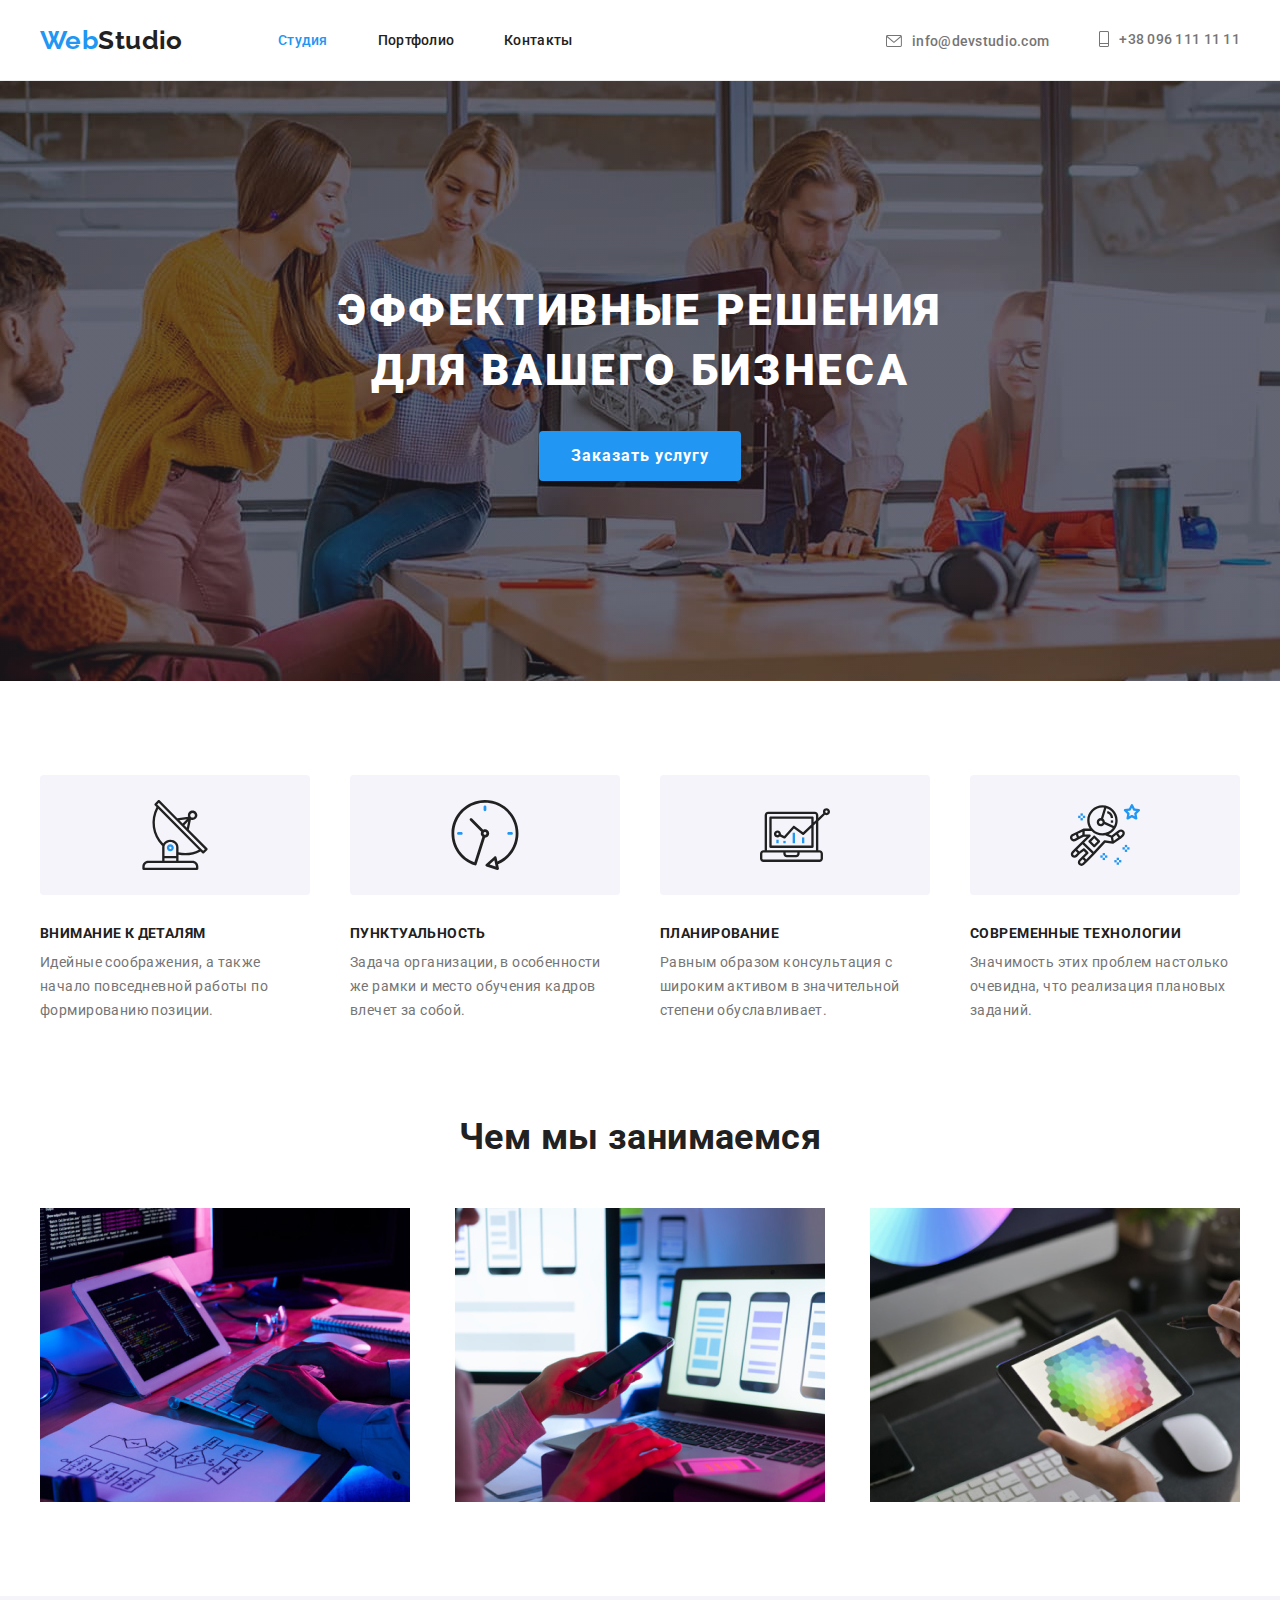
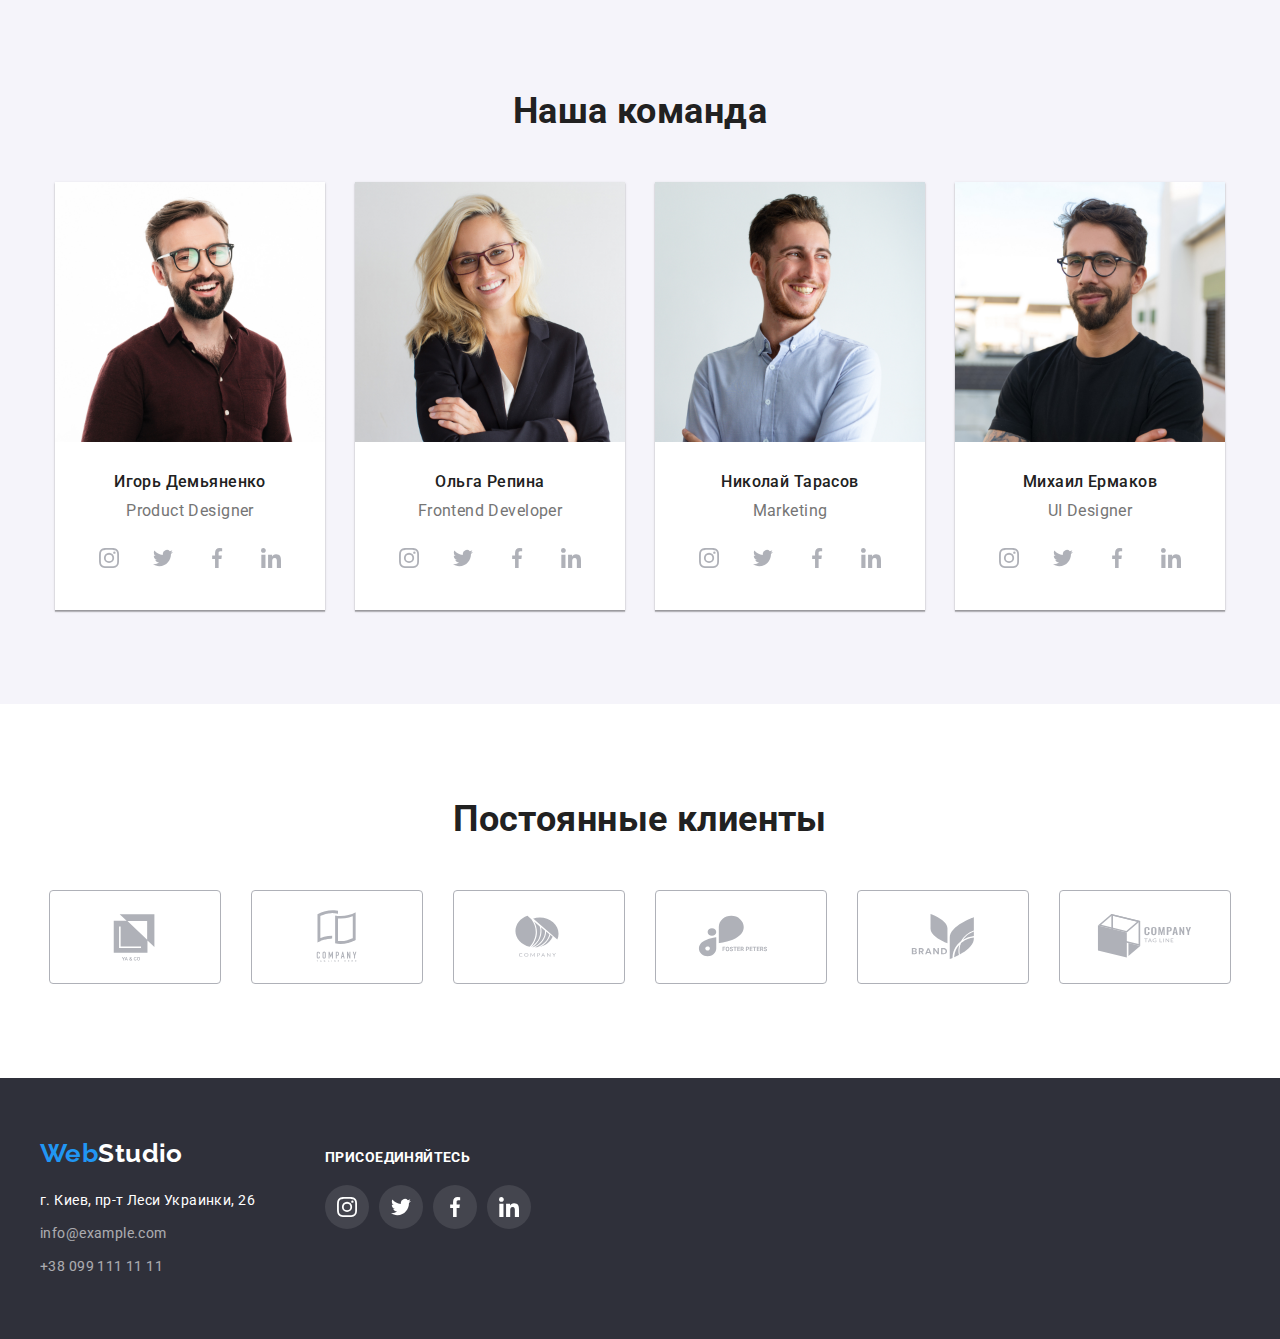
<file: index.html>
<!DOCTYPE html>
<html lang="ru">
<head>
    <meta charset="UTF-8">
    <meta http-equiv="X-UA-Compatible" content="IE=edge">
    <meta name="viewport" content="width=device-width, initial-scale=1.0">
    <link rel="preconnect" href="https://fonts.googleapis.com">
    <link rel="preconnect" href="https://fonts.gstatic.com" crossorigin>
    <link href="https://fonts.googleapis.com/css2?family=Raleway:wght@700&family=Roboto:wght@400;500;700;900&display=swap"
        rel="stylesheet">
    <link rel="stylesheet" href="https://cdnjs.cloudflare.com/ajax/libs/modern-normalize/1.1.0/modern-normalize.min.css"
            integrity="sha512-wpPYUAdjBVSE4KJnH1VR1HeZfpl1ub8YT/NKx4PuQ5NmX2tKuGu6U/JRp5y+Y8XG2tV+wKQpNHVUX03MfMFn9Q=="
            crossorigin="anonymous" referrerpolicy="no-referrer" />
    <link rel="stylesheet"  href="./css/style.css"/>
    <title lang="en">WebStudio</title>
</head>
<body>
    <!-----------------------------------------------header------------------------------------------------->
    <header class="header">
        <div class="container header-container">
        <nav class="header-nav ">
            <a class="header-logo link" href="/" lang="en">
                Web<span class="span-logo">Studio</span>
            </a>
<ul class=" header-list list" >
    <li class="header-item"><a class="current header-link link " href="./index.html">Студия</a></li>
    <li class="header-item"><a class="header-link link" href="./portfolio.html">Портфолио</a></li>
    <li class="header-item"><a class="header-link link" href="/">Контакты</a></li>
</ul>
        </nav> 
        <ul class="header-list list tel-mail">
            <li class="header-item ">
                <a class="header-mail link" href="mailto:info@devstudio.com">
                    <svg class="header-icon header-icon-mail">
                        <use href="./images/icons.svg#icon-envelope"></use>
                    </svg>
                    info@devstudio.com
                </a>
            </li>
           
            <li class="header-item header-item-tel">
                <a class="header-tel link" href="tel:+380961111111">
                    <svg class="header-icon header-icon-tel">
                        <use href="./images/icons.svg#icon-Vector"></use>
                    </svg>
                    +38 096 111 11 11
                </a>
            </li>
        </ul>
        </div>
    </header>
    

    <main class="main">

        <!------------------------------------ Секція Студія ----------------------------------------------------->
        <section class="hero ">
            <div class="container">
            <h1 class="hero-title" >Эффективные решения для вашего бизнеса</h1>
            <button class="hero-button" type="button">Заказать услугу</button>
            </div>
        </section>


        <!------------------------------------- Секція Наші переваги ----------------------------------------------->
        <section class="advantages section">
            <div class="container">
            <h2 class="visually-hidden">Наши преимущества</h2>
            <ul class="advantages-list list">
                <li class="advantages-item">

                        <h3 class="advantages-title">Внимание к деталям</h3>
                        <p class="advantages-text">Идейные соображения, а также начало повседневной работы по формированию позиции.</p>
                </li>
                <li class="advantages-item">
                        <h3 class="advantages-title">Пунктуальность</h3>
                        <p class="advantages-text">Задача организации, в особенности же рамки и место обучения кадров влечет за собой.</p>
                </li>
                <li class="advantages-item">
                        <h3 class="advantages-title">Планирование</h3>
                        <p class="advantages-text">Равным образом консультация с широким активом в значительной степени обуславливает.</p>
                </li>
                <li class="advantages-item">
                        <h3 class="advantages-title">Современные технологии</h3>
                        <p class="advantages-text">Значимость этих проблем настолько очевидна, что реализация плановых заданий.</p>
                </li>
            </ul>
        </div>
        </section>

            <!-- Секція Чим ми займаємося -->
            <section class="what-we-do section" >
                <div class="container">
            <h2 class="what-we-do-title">Чем мы занимаемся</h2>
        <ul class=" what-we-do-list list">
            <li class=" what-we-do-item ">
                <img src="./images/01.jpg" alt="крупный план-изображение-программист-рабочий-его-стол-офис"  
                width="370" height="294">
            </li>
            <li class=" what-we-do-item ">
                <img src="./images/02.jpg" alt="веб-дизайнеры-разработчики-приложений-смартфонов-команда-создатели-рабочий-интерфейс-мобильные-телефоны"
                width="370" height="294">
            </li>
            <li class=" what-we-do-item ">
                <img src="./images/03.jpg" alt="креативный-художник-веб-дизайн с рабочим-цветным-выделением-графическим-планшетом"
                    width="370" height="294">
            </li>
        </ul>
                <div>
            </section>
        
        
        <!----------------------------------- секція наша команда ----------------------------------------------------->
        <section class="team section">
            <div class="container">
        <h2 class="team-title">Наша команда</h2>
        <ul class="team-list list">
            <li class="team-item ">
                <img class="team-image" src="./images/igor_demyanenho_1.jpg" 
                alt="Дизайнер продуктов_Игорь Демьяненко ">
                <h3 class="team-card team-card-one">Игорь Демьяненко</h3>
                <p class="team-profession">Product Designer</p>
                <ul class="team-icon-list list" >
                    <li class="team-icon-item">
                    <a class="team-icon-link" href="">
                    <svg class="team-icon">
                        <use href="./images/icons.svg#icon-instagram"></use>
                    </svg>
                    </a>
                </li>
                
                    <li class="team-icon-item"><a class="team-icon-link" href="">
                        <svg class="team-icon">
                            <use href="./images/icons.svg#icon-twitter"></use>
                        </svg>

                    </a></li>
                
                    <li class="team-icon-item"><a class="team-icon-link" href="">
                    <svg class="team-icon">
                        <use href="./images/icons.svg#icon-facebook"></use>
                    </svg>
                    </a></li>
                
                    <li class="team-icon-item"><a class="team-icon-link" href=""><svg class="team-icon">
                        <use href="./images/icons.svg#icon-linkedin"></use>
                    </svg></a></li>
                </ul>
            
            </li>

            <li class="team-item">
                <img class="team-image" src="./images/olga_repina_2.jpg" alt="Фронтенд-девелопер_Ольга Репина"
            width="270" >
        
                <h3 class="team-card team-card-two">Ольга Репина</h3>
                <p class="team-profession">Frontend Developer</p>
                <ul class="team-icon-list list">
                    <li class="team-icon-item">
                        <a class="team-icon-link" href="">
                            <svg class="team-icon">
                                <use href="./images/icons.svg#icon-instagram"></use>
                            </svg>
                        </a>
                    </li>
                
                    <li class="team-icon-item">
                        <a class="team-icon-link" href="">
                            <svg class="team-icon">
                                <use href="./images/icons.svg#icon-twitter"></use>
                            </svg>
                        </a>
                    </li>
                
                    <li class="team-icon-item">
                        <a class="team-icon-link" href="">
                            <svg class="team-icon">
                                <use href="./images/icons.svg#icon-facebook"></use>
                            </svg>
                        </a>
                    </li>
                
                    <li class="team-icon-item">
                        <a class="team-icon-link" href="">
                            <svg class="team-icon">
                                <use href="./images/icons.svg#icon-linkedin"></use>
                            </svg>
                        </a>
                    </li>
                </ul>
        
            </li>
            <li class="team-item">
            <img class="team-image" src="./images/nikolay_tarasov_3.jpg" alt="Маркетолог_Николай Тарасов"
            width="270" >
            
                <h3 class="team-card team-card-three">Николай Тарасов</h3>
                <p class="team-profession">Marketing</p>
                <ul class="team-icon-list list">
                    <li class="team-icon-item"><a class="team-icon-link" href="">
                            <svg class="team-icon">
                                <use href="./images/icons.svg#icon-instagram"></use>
                            </svg>
                
                        </a></li>
                
                    <li class="team-icon-item"><a class="team-icon-link" href="">
                            <svg class="team-icon">
                                <use href="./images/icons.svg#icon-twitter"></use>
                            </svg>
                
                        </a></li>
                
                    <li class="team-icon-item"><a class="team-icon-link" href="">
                            <svg class="team-icon">
                                <use href="./images/icons.svg#icon-facebook"></use>
                            </svg>
                        </a></li>
                
                    <li class="team-icon-item"><a class="team-icon-link" href=""><svg class="team-icon">
                                <use href="./images/icons.svg#icon-linkedin"></use>
                            </svg></a></li>
                </ul>
            
            </li>
            <li class="team-item">
            <img class="team-image" src="./images/mykhail_ermakov_4.jpg" alt="UI Designer_Михаил Ермаков"
            width="270" >
           
            <h3 class="team-card team-card-four">Михаил Ермаков</h3>
            <p class="team-profession">UI Designer</p>
            <ul class="team-icon-list list">
                <li class="team-icon-item"><a class="team-icon-link" href="">
                        <svg class="team-icon">
                            <use href="./images/icons.svg#icon-instagram"></use>
                        </svg>
            
                    </a></li>
            
                <li class="team-icon-item"><a class="team-icon-link" href="">
                        <svg class="team-icon">
                            <use href="./images/icons.svg#icon-twitter"></use>
                        </svg>
            
                    </a></li>
            
                <li class="team-icon-item"><a class="team-icon-link" href="">
                        <svg class="team-icon">
                            <use href="./images/icons.svg#icon-facebook"></use>
                        </svg>
                    </a></li>
            
                <li class="team-icon-item"><a class="team-icon-link" href=""><svg class="team-icon">
                            <use href="./images/icons.svg#icon-linkedin"></use>
                        </svg></a></li>
            </ul>
            
            </li>
            </ul>
            </div>
        </section>
    


<!---------------------------постійні клієнти--------------------------------------------------------------------->
        <section class="clients section">
            <div class="container">
                <h2 class="clients-title">Постоянные клиенты</h2>
                <ul class="clients-list list">
                    <li class="clients-item ">
                        <a class="clients-icon-link" href="">
                        <svg class="clients-icon">
                            <use href="./images/icons.svg#icon-Logo"></use>
                        </svg>
                        </a>
                    </li>
                    <li class="clients-item "><a class="clients-icon-link" href="">
                        <svg class="clients-icon">
                            <use href="./images/icons.svg#icon-Logo-two"></use>
                        </svg>
                        </a>
                    </li>
                    <li class="clients-item "> <a class="clients-icon-link" href="">
                        <svg class="clients-icon">
                            <use href="./images/icons.svg#icon-Logo-three"></use>
                        </svg>
                        </a>
                    </li>
                    <li class="clients-item "><a class="clients-icon-link" href="">
                        <svg class="clients-icon">
                            <use href="./images/icons.svg#icon-Logo-four"></use>
                        </svg>
                        </a>
                    </li>
                    <li class="clients-item "><a class="clients-icon-link" href="">
                        <svg class="clients-icon">
                            <use href="./images/icons.svg#icon-Logo-five"></use>
                        </svg>
                        </a>
                    </li>
                    <li class="clients-item "><a class="clients-icon-link" href="">
                        <svg class="clients-icon">
                            <use href="./images/icons.svg#icon-Logo-six"></use>
                        </svg>
                        </a>
                    </li>
                                        
                </ul>
            </div>
        </section>
    </main>

<!---------------------------footer-------------------------------------------------------------------------------->
    <footer class="footer">
        <div class="container footer-container">
            <div class="contacts">
        <a class="footer-logo link" href="/" lang="en">Web<span class="span-footer-logo">Studio</span></a>
        <address class="address">
            <ul class="footer-list list">
            <li class="footer-item"><a class=" footer-googlemap link" href="https://goo.gl/maps/NcKy4aJ52Z3o29f37">г. Киев, пр-т Леси Украинки, 26</a></li>
            <li class="footer-item"><a class="footer-mail link" href="mailto:info@example.com">info@example.com</a></li> 
            <li class="footer-item"><a class="footer-tel link" href="tel:+380991111111">+38 099 111 11 11</a></li>
            </ul>
        </address>
        </div>
        <div class="connect">
        <h4 class="join">присоединяйтесь</h4>
        
        <ul class="footer-icon-list list">
            <li class="footer-icon-item"><a class="footer-icon-link" href="">
                    <svg class="footer-icon">
                        <use href="./images/icons.svg#icon-instagram"></use>
                    </svg>
        
                </a></li>
        
            <li class="footer-icon-item"><a class="footer-icon-link" href="">
                    <svg class="footer-icon">
                        <use href="./images/icons.svg#icon-twitter"></use>
                    </svg>
        
                </a></li>
        
            <li class="footer-icon-item"><a class="footer-icon-link" href="">
                    <svg class="footer-icon">
                        <use href="./images/icons.svg#icon-facebook"></use>
                    </svg>
                </a></li>
        
            <li class="footer-icon-item"><a class="footer-icon-link" href=""><svg class="footer-icon">
                        <use href="./images/icons.svg#icon-linkedin"></use>
                    </svg></a></li>
        </ul>
        
        </div>
        </div>
        
        
    </footer>    
</body>
</html>
</file>
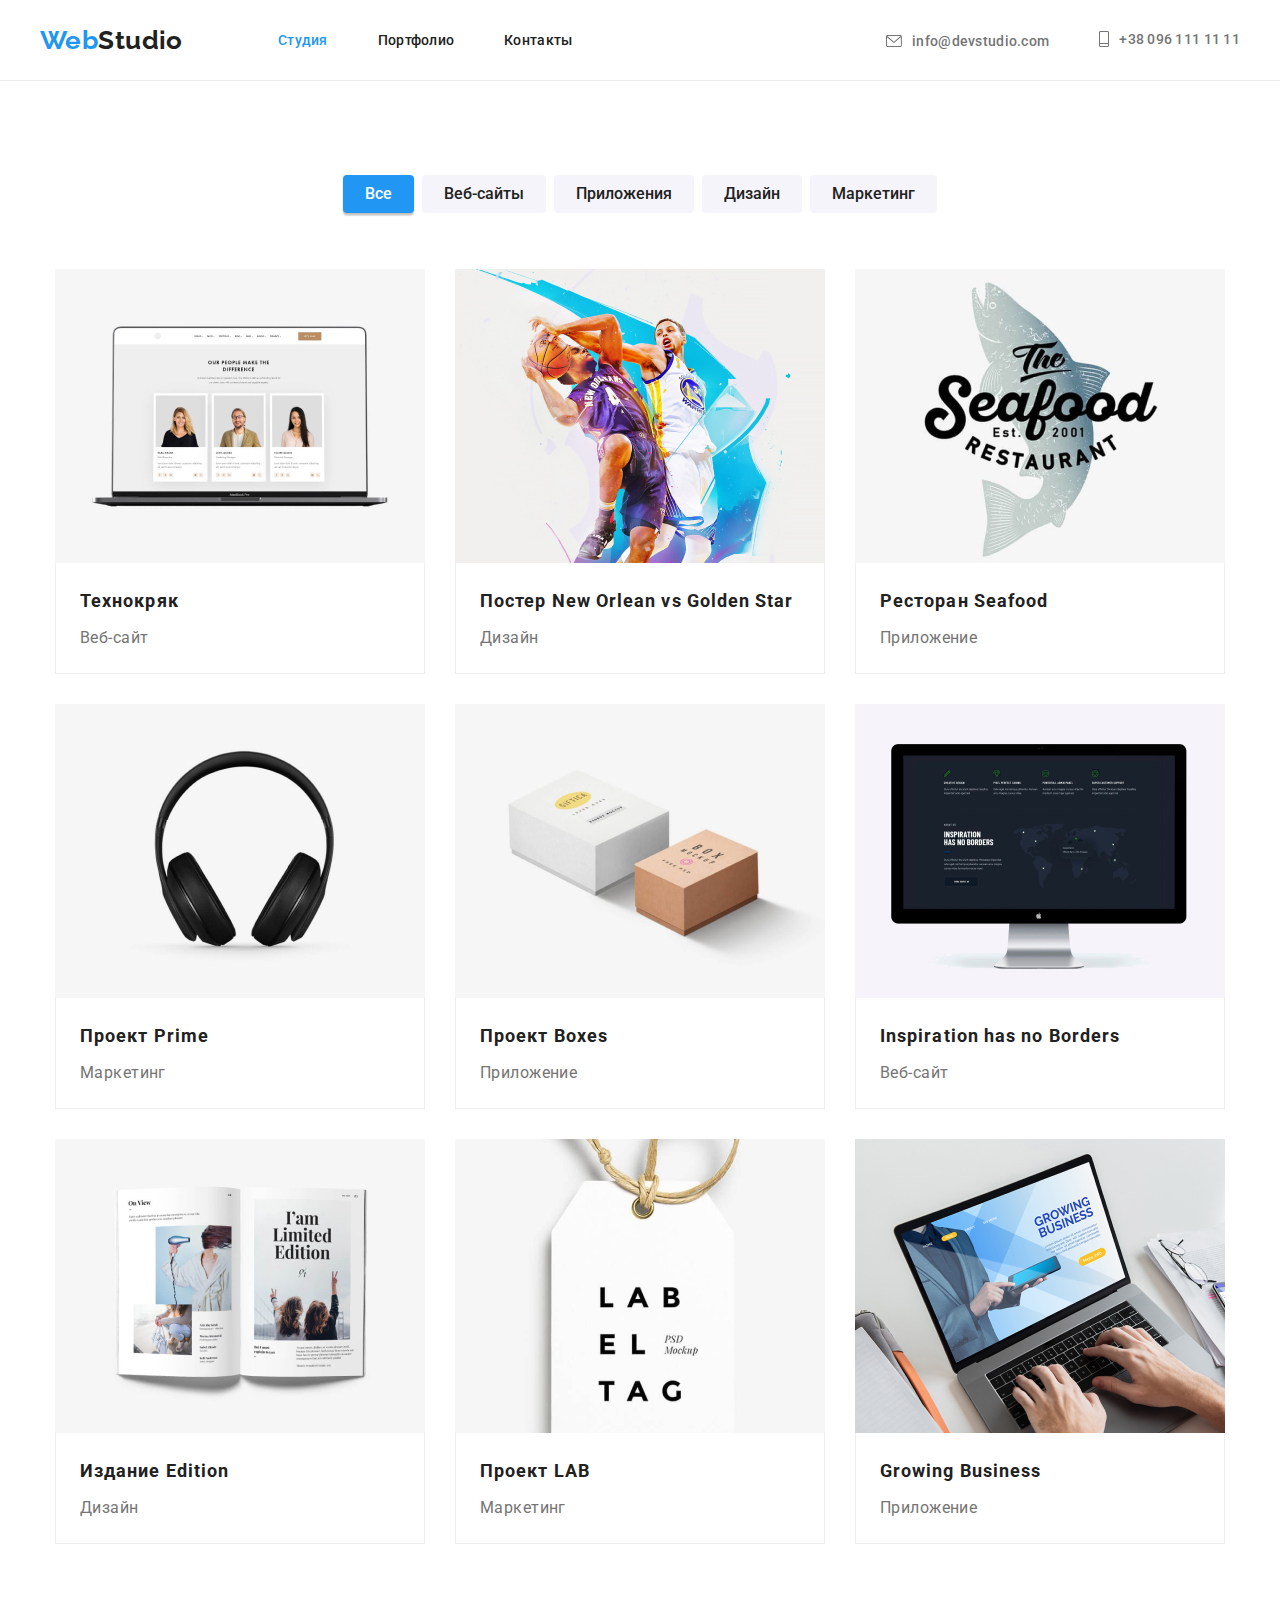
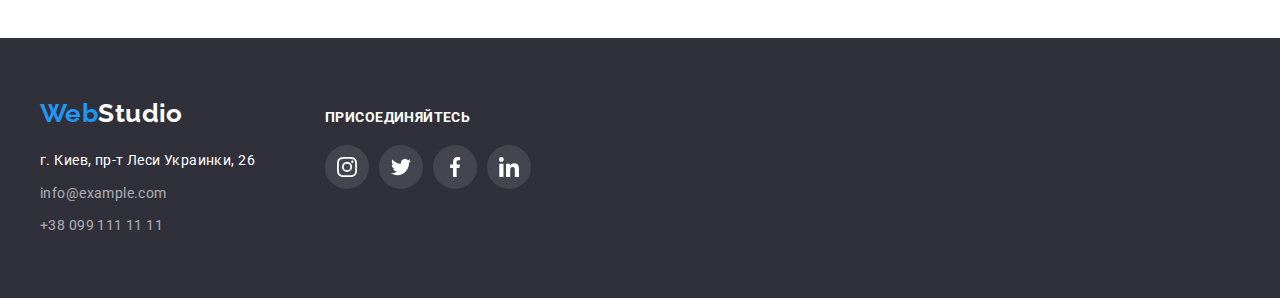
<file: portfolio.html>
<!DOCTYPE html>
<html lang="ru">

<head>
    <meta charset="UTF-8">
    <meta http-equiv="X-UA-Compatible" content="IE=edge">
    <meta name="viewport" content="width=device-width, initial-scale=1.0">
    <link rel="preconnect" href="https://fonts.googleapis.com">
    <link rel="preconnect" href="https://fonts.gstatic.com" crossorigin>
    <link
        href="https://fonts.googleapis.com/css2?family=Raleway:wght@700&family=Roboto:wght@400;500;700;900&display=swap"
        rel="stylesheet">
    <link rel="stylesheet" href="https://cdnjs.cloudflare.com/ajax/libs/modern-normalize/1.1.0/modern-normalize.min.css"
            integrity="sha512-wpPYUAdjBVSE4KJnH1VR1HeZfpl1ub8YT/NKx4PuQ5NmX2tKuGu6U/JRp5y+Y8XG2tV+wKQpNHVUX03MfMFn9Q=="
            crossorigin="anonymous" referrerpolicy="no-referrer" />
    <link rel="stylesheet" href="./css/style.css" />
    <title lang="en">WebStudio</title>
</head>

<body>
    <!-- ------------------------------HEADER ------------------------------------------------------>
    <header class="header">
        <div class="container header-container">
            <nav class="header-nav ">
                <a class="header-logo link" href="/" lang="en">
                    Web<span class="span-logo">Studio</span>
                </a>
                <ul class=" header-list list">
                    <li class="header-item"><a class="current header-link link " href="./index.html">Студия</a></li>
                    <li class="header-item"><a class="header-link link" href="./portfolio.html">Портфолио</a></li>
                    <li class="header-item"><a class="header-link link" href="/">Контакты</a></li>
                </ul>
            </nav>
            <ul class="header-list list tel-mail">
                <li class="header-item">
                    <a class="header-mail link" href="mailto:info@devstudio.com">
                        <svg class="header-icon header-icon-mail">
                            <use href="./images/icons.svg#icon-envelope"></use>
                        </svg>
                        info@devstudio.com
                    </a>
                </li>
    
                <li class="header-item">
                    <a class="header-tel link" href="tel:+380961111111">
                        <svg class="header-icon header-icon-tel">
                            <use href="./images/icons.svg#icon-Vector"></use>
                        </svg>
                        +38 096 111 11 11
                    </a>
                </li>
            </ul>
        </div>
    </header>

    <!----------------------------------------- секція   портфоліо ------------------------------------------>

    <main class="main">
        <section class="section">
            <div class="container">
            <h1 class="visually-hidden">Портфолио работ WebStudio</h1>
        <ul class="portfolio-list list portf-btn" >
            <li class="portfolio-item"><button class="portfolio-button active" type="button">Все</button></li>
            <li class="portfolio-item"><button class="portfolio-button" type="button">Веб-сайты</button></li>
            <li class="portfolio-item"><button class="portfolio-button" type="button">Приложения</button></li>
            <li class="portfolio-item"><button class="portfolio-button" type="button">Дизайн</button></li>
            <li class="portfolio-item"><button class="portfolio-button" type="button">Маркетинг</button></li>
        </ul>
        
        <ul class="portfolio-list list list-img">
            <li class="portfolio-image">
                <a class="link portfolio-link" href="#"><img src="./images/tehnokryak.jpg" alt="Открытый ноутбук"
                width="370" height="294">
                <div class="proekt">
                    <h2 class="portfolio-title">Технокряк</h2>
                    <p class="portfolio-aftertitle">Веб-сайт</p>
                </div>
                </a>
            </li>
            <li class="portfolio-image" >
                <a class="link portfolio-link" href="#">
                <img src="./images/poster-new-orlean-vs-golden-star.jpg" alt="Баскетболисты с мячом" width="370"
                height="294">
            <div class="proekt">
                <h2 class="portfolio-title">Постер <span lang="en" > New Orlean vs Golden Star </span></h2>
                <p class="portfolio-aftertitle">Дизайн</p>
                </div>
                </a>
            </li>
            <li class="portfolio-image">
                <a class="link portfolio-link" href="#">
                <img src="./images/restourant-seafood.jpg" alt="логотип Ресторана Seafood" width="370" height="294">
            <div class="proekt">
                <h2 class="portfolio-title">Ресторан <span lang="en">Seafood</span></h2>
                <p class="portfolio-aftertitle">Приложение</p>
            </div>
                </a>
            
            </li>
            <li class="portfolio-image">
                <a class="link portfolio-link" href="#">
                <img src="./images/proekt-prime.jpg" alt="Наушники" width="370" height="294">
                <div class="proekt">
                <h2 class="portfolio-title">Проект Prime</h2>
                <p class="portfolio-aftertitle">Маркетинг</p>
                </div>
            </a>
            </li>
            <li class="portfolio-image">
                <a class="link portfolio-link" href="#">
                <img src="./images/proekt-boxes.jpg" alt="Две коробочки" width="370" height="294">
                <div class="proekt">
                <h2 class="portfolio-title">Проект Boxes</h2>
                <p class="portfolio-aftertitle">Приложение</p>
                </div>
            </a>
            </li>
            <li class="portfolio-image">
                <a class="link portfolio-link" href="#">
                <img src="./images/inspiration-has-no-borders.jpg" alt="Рабочий стол комп'ютера" width="370" height="294">
                <div class="proekt">
                <h2 class="portfolio-title" lang="en">Inspiration has no Borders</h2>
                <p class="portfolio-aftertitle">Веб-сайт</p>
                </div>
            </a>
            </li>
            <li class="portfolio-image">
                <a class="link portfolio-link" href="#">
                <img src="./images/limited-edition.jpg" alt="Кгига" width="370" height="294">
                <div class="proekt">
                <h2 class="portfolio-title">Издание <span lang="en"> Edition</span></h2>
                <p class="portfolio-aftertitle">Дизайн</p>
            </div>
            </a>
            </li>
            <li class="portfolio-image">
                <a class="link portfolio-link" href="#">
                <img src="./images/proect-lab.jpg" alt="Лейба" width="370" height="294">
                <div class="proekt">
                <h2 class="portfolio-title">Проект LAB</h2>
                <p class="portfolio-aftertitle">Маркетинг</p>
                </div>
            </a>
            </li>
            <li class="portfolio-image">
                <a class="link portfolio-link" href="#">
                <img src="./images/growing-business.jpg" alt="Человек работает за ноутбуком" width="370" height="294">
                <div class="proekt">
                <h2 class="portfolio-title" lang="en">Growing Business</h2>
                <p class="portfolio-aftertitle">Приложение</p>
            </div>
            </a>
            </li>
        </ul>
        </div>
        </section>
    </main>
<!----------------------------------------- FOOTER ------------------------------------------------------------>

        <footer class="footer">
            <div class="container footer-container">
                <div class="contacts">
                    <a class="footer-logo link" href="/" lang="en">Web<span class="span-footer-logo">Studio</span></a>
                    <address class="address">
                        <ul class="footer-list list">
                            <li class="footer-item"><a class=" footer-googlemap link"
                                    href="https://goo.gl/maps/NcKy4aJ52Z3o29f37">г. Киев, пр-т Леси Украинки, 26</a></li>
                            <li class="footer-item"><a class="footer-mail link"
                                    href="mailto:info@example.com">info@example.com</a></li>
                            <li class="footer-item"><a class="footer-tel link" href="tel:+380991111111">+38 099 111 11 11</a>
                            </li>
                        </ul>
                    </address>
                </div>
                <div class="connect">
                    <h4 class="join">присоединяйтесь</h4>
        
                    <ul class="footer-icon-list list">
                        <li class="footer-icon-item"><a class="footer-icon-link" href="">
                                <svg class="footer-icon">
                                    <use href="./images/icons.svg#icon-instagram"></use>
                                </svg>
        
                            </a></li>
        
                        <li class="footer-icon-item"><a class="footer-icon-link" href="">
                                <svg class="footer-icon">
                                    <use href="./images/icons.svg#icon-twitter"></use>
                                </svg>
        
                            </a></li>
        
                        <li class="footer-icon-item"><a class="footer-icon-link" href="">
                                <svg class="footer-icon">
                                    <use href="./images/icons.svg#icon-facebook"></use>
                                </svg>
                            </a></li>
        
                        <li class="footer-icon-item"><a class="footer-icon-link" href=""><svg class="footer-icon">
                                    <use href="./images/icons.svg#icon-linkedin"></use>
                                </svg></a></li>
                    </ul>
        
                </div>
            </div>
        </footer>
        </body>
        
        </html>
</file>
<file: css/style.css>
:root {
  --accent-color: #2196f3;
  --white-background: #ffffff;
  --dark-background: #2f303a;
  --light-background: #f5f4fa;
  --second-font: 'Raleway';
  --primary-color: #212121;
  --secondary-color: #ffffff;
  --tertiary-color: #757575;
}
p,
h1,
h2,
h3,
h4,
h5,
h6 {
  margin: 0;
  padding: 0;
}
ul {
  margin: 0;
  padding: 0;
}

body {
  font-family: 'Roboto', 'sans-serif';
  color: var(--primary-color);
  font-size: 14px;
  background-color: var(--white-background);
  letter-spacing: 0.03em;
  height: 100%;
}

button {
  cursor: pointer;
}
.container {
  width: 1200px;
  padding-left: 15px;
  padding-right: 15px;
  margin: 0 auto;
}

img {
  display: block;
  max-width: 100%;
  height: auto;
}
a {
  text-decoration: none;
}

*,
*::before,
*::after {
  padding: 0;
  margin: 0;
  border: 0;
  box-sizing: inherit;
}

.list {
  list-style: none;
  padding: 0;
  margin: 0;
}
.link {
  text-decoration: none;
}

/* --------------------------------------------header------------------------------ */
.header {
  /* padding-top: 24px;
  padding-bottom: 25px; */
  border-bottom: 1px solid #ececec;
}
.header-logo {
  font-family: var(--second-font);
  font-weight: 700;
  font-size: 26px;
  color: var(--accent-color);
  line-height: calc(31 / 26);
  min-width: 145px;
  min-height: 31px;
  margin-right: 93px;
}

.span-logo {
  color: var(--primary-color);
}
.header-link {
  display: block;
  font-weight: 500;
  line-height: calc(16 / 14);
  letter-spacing: 0.02em;
  color: var(--primary-color);
  padding-top: 32px;
  padding-bottom: 32px;
}

.header-item:not(:last-child) {
  margin-right: 50px;
}

.current {
  color: var(--accent-color);
}
.header-link:active,
.header-link:focus,
.header-link:hover {
  color: var(--accent-color);
}
.header-mail {
  font-weight: 500;
  line-height: calc(16 / 14);
  letter-spacing: 0.02em;
  color: var(--tertiary-color);
  display: flex;
  align-items: center;
}
.header-mail:hover,
.header-mail:focus {
  color: var(--accent-color);
}
.header-tel {
  font-weight: 500;
  line-height: calc(16 / 14);
  letter-spacing: 0.02em;
  color: var(--tertiary-color);
  display: flex;
  align-items: center;
}
.header-tel:hover,
.header-tel:focus {
  color: var(--accent-color);
}
.header-list {
  display: flex;
  align-items: baseline;
}
/* .header-item:focus + .header-icon, */
.header-icon:hover {
  fill: var(--accent-color);
}

.header-nav {
  display: flex;
  align-items: center;
}
.header-container {
  display: flex;
  align-items: center;
}

.tel-mail {
  margin-left: auto;
}
.section {
  padding-top: 94px;
  padding-bottom: 94px;
}
.header-icon-mail {
  width: 16px;
  height: 12px;
}
.header-icon-tel {
  width: 10px;
  height: 16px;
}
.header-icon {
  fill: var(--tertiary-color);
  margin-right: 10px;
}

.header-icon-link {
  display: flex;
  justify-content: center;
  align-items: center;
}

.header-item:focus .header-icon,
.header-item:hover .header-icon {
  fill: var(--accent-color);
}

/* header-item-tel {
  align-items: center;
} */
/* -------------------------------------------hero------------------------------------------------*/
.hero {
  background-color: var(--dark-background);
  background-image: linear-gradient(to right, rgba(47, 48, 58, 0.4), rgba(47, 48, 58, 0.4)),
    url(../images/hero-img.jpg);
  background-repeat: no-repeat;
  background-position: center;
  background-size: cover;
  max-width: 1600px;
  /* height: 600px; */
  margin-left: auto;
  margin-right: auto;

  text-align: center;
  padding-top: 200px;
  padding-bottom: 200px;
}
.hero-title {
  margin-bottom: 30px;
  font-style: normal;
  font-weight: 900;
  font-size: 44px;
  line-height: 1.36;
  letter-spacing: 0.06em;
  text-transform: uppercase;
  color: var(--secondary-color);
  max-width: 696px;
  margin-left: auto;
  margin-right: auto;
}

.hero-button {
  font-family: 'Roboto';
  font-weight: 700;
  font-size: 16px;
  line-height: calc(30 / 16);
  /* min-width: 200px;
  min-height: 50px; */
  display: inline-block;
  letter-spacing: 0.06em;
  padding: 10px 32px;
  border: none;

  background-color: var(--accent-color);
  box-shadow: 0px 4px 4px rgba(0, 0, 0, 0.15);
  border-radius: 4px;

  color: var(--secondary-color);
  cursor: pointer;
}

.hero-button:hover,
.hero-button:focus {
  background-color: #188ce8;
}

/* <!---------------------- Секція Наші переваги -------------------------------------> */
.visually-hidden {
  position: absolute;
  width: 1px;
  height: 1px;
  margin: -1px;
  padding: 0;
  overflow: hidden;
  border: 0;
  clip: rect(0 0 0 0);
}
.advantages-title {
  font-size: inherit;
  font-weight: 700;
  line-height: calc(16 / 14);
  text-transform: uppercase;
  margin-top: 0;
  margin-bottom: 10px;
}
.advantages-text {
  line-height: 1.71;
  color: var(--tertiary-color);
  width: 270px;
}
.advantages-list {
  display: flex;
  justify-content: space-between;
}
.advantages-list:not(:last-child) {
  margin-right: 30px;
}

.advantages-item::before {
  content: '';
  background-color: var(--light-background);
  width: 270px;
  height: 120px;
  display: block;
  background-repeat: no-repeat;
  background-position: center;
  border-radius: 4px;
  margin-bottom: 30px;
}

.advantages-item:nth-child(1)::before {
  background-image: url('../images/antenna.svg');
}

.advantages-item:nth-child(2)::before {
  background-image: url('../images/clock.svg');
}
.advantages-item:nth-child(3)::before {
  background-image: url('../images/diagram.svg');
}

.advantages-item:nth-child(4)::before {
  background-image: url('../images/astronaut.svg');
}

/* <!------------------------------------- Секція Чим ми займаємося ----------------------> */
.what-we-do-title,
.team-title,
.clients-title {
  font-weight: 700;
  font-size: 36px;
  line-height: calc(42 / 36);
  text-align: center;
}
.what-we-do {
  padding-top: 0;
}
.what-we-do-title {
  margin-bottom: 50px;
}

.what-we-do-item:not(:last-child) {
  margin-right: 30px;
}
.what-we-do-list {
  display: flex;
  justify-content: space-between;
}

/* <!----------------------------------- секція наша команда -------------------------> */
.team {
  background-color: var(--light-background);
}
.team-title {
  margin-bottom: 50px;
}

.team-list {
  display: flex;
  justify-content: center;
}
.team-item:not(:last-child) {
  margin-right: 30px;
}
.team-item {
  background-color: var(--white-background);
  width: 270px;
  padding-bottom: 30px;
  box-shadow: 0px 1px 3px rgba(0, 0, 0, 0.12), 0px 1px 1px rgba(0, 0, 0, 0.14),
    0px 2px 1px rgba(0, 0, 0, 0.2);
}
.team-card {
  margin-bottom: 10px;
}

.team-card-one,
.team-card-two,
.team-card-three,
.team-card-four {
  font-weight: 500;
  font-size: 16px;
  line-height: calc(19 / 16);
  text-align: center;
}
.team-profession {
  font-size: 16px;
  line-height: calc(19 / 16);
  text-align: center;
  color: var(--tertiary-color);
  margin-bottom: 16px;
}

/* .prof {
  padding: 30px 59px 30px 60px;
  background-color: var(--white-background);
  /* width: 270px;
} */

.team-image {
  margin-bottom: 30px;
}

.team-icon-link {
  width: 44px;
  height: 44px;
  background-color: var(--white-background);
  border-radius: 50%;
  display: flex;
  justify-content: center;
  align-items: center;
}

.team-icon-link:hover,
.team-icon-link:focus {
  background-color: var(--accent-color);
}
.team-icon-link:hover .team-icon,
.team-icon-link:focus .team-icon {
  fill: var(--secondary-color);
}

.team-icon-list {
  display: flex;
  justify-content: center;
}
.team-icon-item + .team-icon-item {
  margin-left: 10px;
}
.team-icon {
  fill: #afb1b8;
  width: 20px;
  height: 20px;
}

/* -----------------clients-------------------------------------------------------- */
.clients-icon {
  fill: #afb1b8;
  width: 106px;
  height: 60px;
}

.clients-icon-link {
  width: 170px;
  height: 92px;
  background-color: var(--white-background);
  border: 1px solid #afb1b8;
  display: flex;
  justify-content: center;
  align-items: center;
  border-radius: 4px;
}
.clients-icon-link:focus,
.clients-icon-link:hover {
  border: var(--accent-color) 1px solid;
}

.clients-icon-link:focus .clients-icon,
.clients-icon-link:hover .clients-icon {
  fill: var(--accent-color);
}

.clients-list {
  display: flex;
  justify-content: center;
}
.clients-title {
  margin-bottom: 50px;
}
.clients-item + .clients-item {
  margin-left: 30px;
}

/* -----------------------------------------------footer------------------------------------------- */

.footer-logo {
  font-family: var(--second-font);
  font-weight: 700;
  font-size: 26px;
  line-height: calc(31 / 26);
  color: var(--accent-color);
}

.span-footer-logo {
  color: var(--secondary-color);
}

.footer {
  background-color: var(--dark-background);
  padding-top: 60px;
  padding-bottom: 60px;
}
.footer-container {
  display: flex;
  align-items: baseline;
}
.footer-list .link {
  font-style: normal;
  font-weight: 400;
  line-height: 1.71;
  color: var(--secondary-color);
}
.footer-item:not(:last-child) {
  margin-bottom: 9px;
}

.footer-mail {
  opacity: 0.6;
}

.footer-tel {
  opacity: 0.6;
}
.footer-list .link:hover,
.footer-list .link:focus {
  color: var(--accent-color);
}
.address {
  margin-top: 20px;
}
.join {
  color: var(--secondary-color);
  text-transform: uppercase;
  margin-bottom: 20px;
  align-items: flex-end;
}
.footer-icon-list {
  display: flex;
  /* justify-content: center; */
}
.footer-icon-link {
  width: 44px;
  height: 44px;
  background-color: rgba(255, 255, 255, 0.1);
  border-radius: 50%;
  display: flex;
  justify-content: center;
  align-items: center;
}

.footer-icon {
  fill: var(--secondary-color);
  width: 20px;
  height: 20px;
}
.footer-icon-item + .footer-icon-item {
  margin-left: 10px;
}

.contacts {
  margin-right: 70px;
}
/* .connect {
  padding-top: 12px;
} */
.footer-icon-link:hover,
.footer-icon-link:focus {
  background-color: var(--accent-color);
}
/* ------------------------------------------портфоліо----------------------------------------- */
.portfolio-link:hover,
.portfolio-link:focus {
  display: block;
  box-shadow: 0px 1px 1px rgba(0, 0, 0, 0.12), 0px 4px 4px rgba(0, 0, 0, 0.06),
    1px 4px 6px rgba(0, 0, 0, 0.16);
}

.portfolio-list {
  display: flex;
  justify-content: center;
}
.portf-btn {
  margin-bottom: 56px;
}

.list-img {
  flex-wrap: wrap;
}

.portfolio-item:not(:last-child) {
  margin-right: 8px;
}

.portfolio-button {
  font-family: inherit;
  font-weight: 500;
  font-size: 16px;
  line-height: 1.62;
  text-align: center;
  color: var(--primary-color);
  background: var(--light-background);
  border-radius: 4px;
  cursor: pointer;
  padding: 6px 22px;
  border: none;
}

.portfolio-image:not(:nth-child(3n + 3)) {
  margin-right: 30px;
}
.portfolio-image:not(:nth-last-child(-n + 3)) {
  margin-bottom: 30px;
}
/* .portfolio-image:hover,
.portfolio-image:focus {
  box-shadow: 0px 1px 1px rgba(0, 0, 0, 0.12), 0px 4px 4px rgba(0, 0, 0, 0.06),
    1px 4px 6px rgba(0, 0, 0, 0.16);
} */

.portfolio-image {
  flex-basis: calc(100% / 3 - 30px);
}
.portfolio-button.active,
.portfolio-button:active,
.portfolio-button:focus,
.portfolio-button:hover {
  color: var(--secondary-color);
  background: var(--accent-color);
  box-shadow: 0px 3px 1px rgba(0, 0, 0, 0.1), 0px 1px 2px rgba(0, 0, 0, 0.08),
    0px 2px 2px rgba(0, 0, 0, 0.12);
  border-radius: 4px;
}
.portfolio-title {
  color: var(--primary-color);
  font-weight: 700;
  font-size: 18px;
  line-height: 2;
  letter-spacing: 0.06em;
  margin-bottom: 4px;
}
.portfolio-aftertitle {
  font-weight: 400;
  font-size: 16px;
  line-height: 1.87;
  color: var(--tertiary-color);
}
.proekt {
  padding: 20px 24px;
  background: var(--white-background);
  border-bottom: 1px solid #eeeeee;
  border-left: 1px solid #eeeeee;
  border-right: 1px solid #eeeeee;
}
</file>
